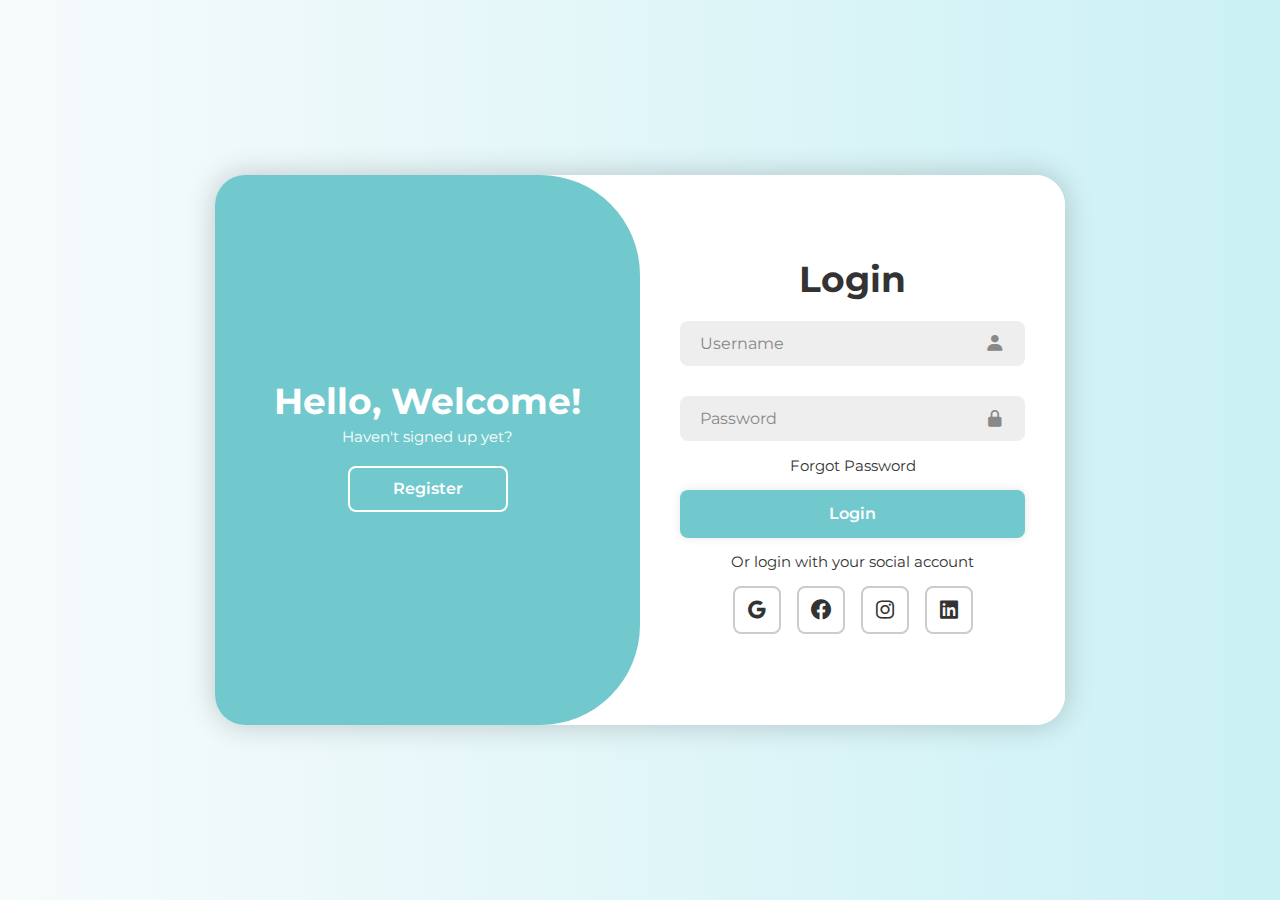
<file: Template-Form-Register-Login/Register-and-Login-Green-Teal-Theme/index.html>
<!DOCTYPE html>
<html lang="en">
<head>
    <meta charset="UTF-8">
    <meta name="viewport" content="width=device-width, initial-scale=1.0">
    <title>Login and Register Form | Green Teal Theme</title>
    <link href='https://unpkg.com/boxicons@2.1.4/css/boxicons.min.css' rel='stylesheet'>
    <link rel="stylesheet" href="style.css">
</head>

<body>

    <div class="container">
        <div class="form-box login">
            <form action="">
                <h1>Login</h1>
                <div class="input-box">
                    <input type="text" placeholder="Username" required>
                    <i class='bx bxs-user'></i>
                </div>
                <div class="input-box">
                    <input type="password" placeholder="Password" required>
                    <i class='bx bxs-lock-alt' ></i>
                </div>
                <div class="forgot-link">
                    <a href="#">Forgot Password</a>
                </div>
                <button type="submit" class="btn">Login</button>
                <p>Or login with your social account</p>
                <div class="social-icons">
                    <a href="#"><i class='bx bxl-google'></i></a>
                    <a href="#"><i class='bx bxl-facebook-circle'></i></a>
                    <a href="#"><i class='bx bxl-instagram'></i></a>
                    <a href="#"><i class='bx bxl-linkedin-square'></i></a>
                </div>
            </form>
        </div>

        <div class="form-box register">
            <form action="">
                <h1>Registration</h1>
                <div class="input-box">
                    <input type="text" placeholder="Username" required>
                    <i class='bx bxs-user'></i>
                </div>
                <div class="input-box">
                    <input type="email" placeholder="Email" required>
                    <i class='bx bxs-envelope' ></i>
                </div>
                <div class="input-box">
                    <input type="password" placeholder="Password" required>
                    <i class='bx bxs-lock-alt' ></i>
                </div>
                <button type="submit" class="btn">Register</button>
                <p>Or sign up using social media</p>
                <div class="social-icons">
                    <a href="#"><i class='bx bxl-google'></i></a>
                    <a href="#"><i class='bx bxl-facebook-circle'></i></a>
                    <a href="#"><i class='bx bxl-instagram'></i></a>
                    <a href="#"><i class='bx bxl-linkedin-square'></i></a>
                </div>
            </form>
        </div>

        <div class="toggle-box">
            <div class="toggle-panel toggle-left">
                <h1>Hello, Welcome!</h1>
                <p>Haven't signed up yet?</p>
                <button class="btn register-btn">Register</button>
            </div>
            <div class="toggle-panel toggle-right">
                <h1>Welcome Back!</h1>
                <p>Signed up already?</p>
                <button class="btn login-btn">Login</button>
            </div>
        </div>
    </div>

    <script src="script.js"></script>
</body>
</html>
</file>
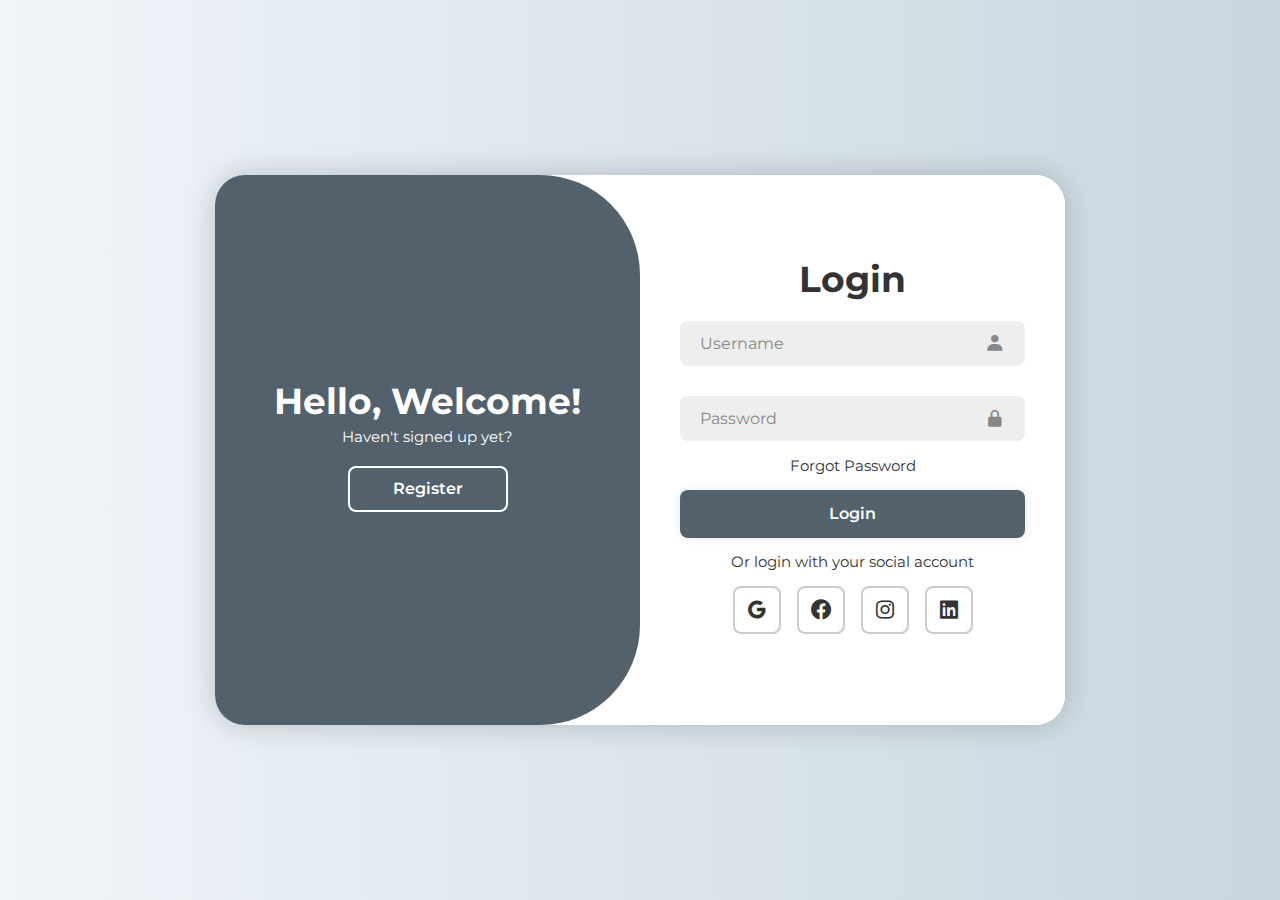
<file: Template-Form-Register-Login/Register-and-Login-Grey-Theme/index.html>
<!DOCTYPE html>
<html lang="en">
<head>
    <meta charset="UTF-8">
    <meta name="viewport" content="width=device-width, initial-scale=1.0">
    <title>Login and Register Form | Grey Theme</title>
    <link href='https://unpkg.com/boxicons@2.1.4/css/boxicons.min.css' rel='stylesheet'>
    <link rel="stylesheet" href="style.css">
</head>

<body>

    <div class="container">
        <div class="form-box login">
            <form action="">
                <h1>Login</h1>
                <div class="input-box">
                    <input type="text" placeholder="Username" required>
                    <i class='bx bxs-user'></i>
                </div>
                <div class="input-box">
                    <input type="password" placeholder="Password" required>
                    <i class='bx bxs-lock-alt' ></i>
                </div>
                <div class="forgot-link">
                    <a href="#">Forgot Password</a>
                </div>
                <button type="submit" class="btn">Login</button>
                <p>Or login with your social account</p>
                <div class="social-icons">
                    <a href="#"><i class='bx bxl-google'></i></a>
                    <a href="#"><i class='bx bxl-facebook-circle'></i></a>
                    <a href="#"><i class='bx bxl-instagram'></i></a>
                    <a href="#"><i class='bx bxl-linkedin-square'></i></a>
                </div>
            </form>
        </div>

        <div class="form-box register">
            <form action="">
                <h1>Registration</h1>
                <div class="input-box">
                    <input type="text" placeholder="Username" required>
                    <i class='bx bxs-user'></i>
                </div>
                <div class="input-box">
                    <input type="email" placeholder="Email" required>
                    <i class='bx bxs-envelope' ></i>
                </div>
                <div class="input-box">
                    <input type="password" placeholder="Password" required>
                    <i class='bx bxs-lock-alt' ></i>
                </div>
                <button type="submit" class="btn">Register</button>
                <p>Or sign up using social media</p>
                <div class="social-icons">
                    <a href="#"><i class='bx bxl-google'></i></a>
                    <a href="#"><i class='bx bxl-facebook-circle'></i></a>
                    <a href="#"><i class='bx bxl-instagram'></i></a>
                    <a href="#"><i class='bx bxl-linkedin-square'></i></a>
                </div>
            </form>
        </div>

        <div class="toggle-box">
            <div class="toggle-panel toggle-left">
                <h1>Hello, Welcome!</h1>
                <p>Haven't signed up yet?</p>
                <button class="btn register-btn">Register</button>
            </div>
            <div class="toggle-panel toggle-right">
                <h1>Welcome Back!</h1>
                <p>Signed up already?</p>
                <button class="btn login-btn">Login</button>
            </div>
        </div>
    </div>

    <script src="script.js"></script>
</body>
</html>
</file>
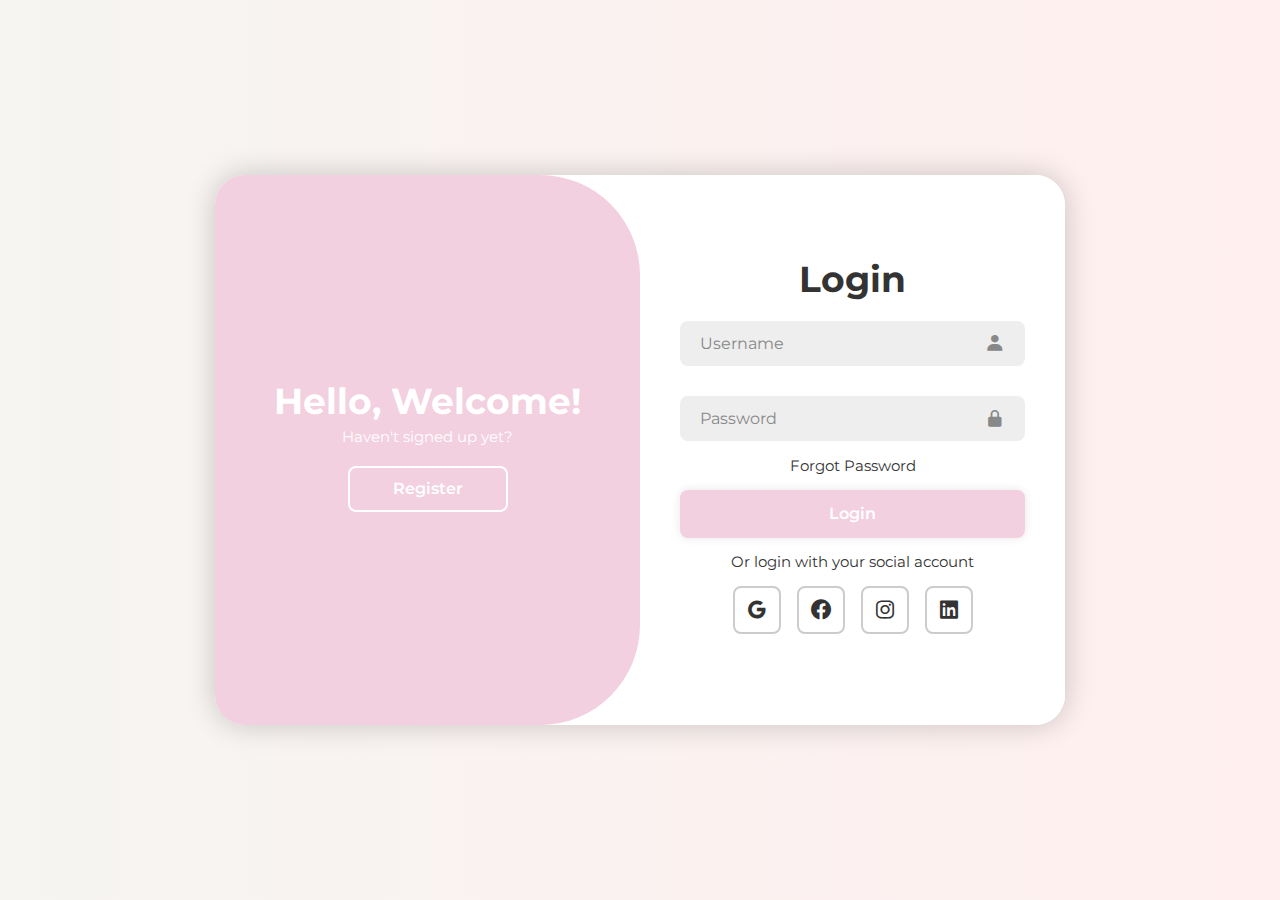
<file: Template-Form-Register-Login/Register-and-Login-Pink-Theme/index.html>
<!DOCTYPE html>
<html lang="en">
<head>
    <meta charset="UTF-8">
    <meta name="viewport" content="width=device-width, initial-scale=1.0">
    <title>Login and Register Form | Pink Theme</title>
    <link href='https://unpkg.com/boxicons@2.1.4/css/boxicons.min.css' rel='stylesheet'>
    <link rel="stylesheet" href="style.css">
</head>

<body>

    <div class="container">
        <div class="form-box login">
            <form action="">
                <h1>Login</h1>
                <div class="input-box">
                    <input type="text" placeholder="Username" required>
                    <i class='bx bxs-user'></i>
                </div>
                <div class="input-box">
                    <input type="password" placeholder="Password" required>
                    <i class='bx bxs-lock-alt' ></i>
                </div>
                <div class="forgot-link">
                    <a href="#">Forgot Password</a>
                </div>
                <button type="submit" class="btn">Login</button>
                <p>Or login with your social account</p>
                <div class="social-icons">
                    <a href="#"><i class='bx bxl-google'></i></a>
                    <a href="#"><i class='bx bxl-facebook-circle'></i></a>
                    <a href="#"><i class='bx bxl-instagram'></i></a>
                    <a href="#"><i class='bx bxl-linkedin-square'></i></a>
                </div>
            </form>
        </div>

        <div class="form-box register">
            <form action="">
                <h1>Registration</h1>
                <div class="input-box">
                    <input type="text" placeholder="Username" required>
                    <i class='bx bxs-user'></i>
                </div>
                <div class="input-box">
                    <input type="email" placeholder="Email" required>
                    <i class='bx bxs-envelope' ></i>
                </div>
                <div class="input-box">
                    <input type="password" placeholder="Password" required>
                    <i class='bx bxs-lock-alt' ></i>
                </div>
                <button type="submit" class="btn">Register</button>
                <p>Or sign up using social media</p>
                <div class="social-icons">
                    <a href="#"><i class='bx bxl-google'></i></a>
                    <a href="#"><i class='bx bxl-facebook-circle'></i></a>
                    <a href="#"><i class='bx bxl-instagram'></i></a>
                    <a href="#"><i class='bx bxl-linkedin-square'></i></a>
                </div>
            </form>
        </div>

        <div class="toggle-box">
            <div class="toggle-panel toggle-left">
                <h1>Hello, Welcome!</h1>
                <p>Haven't signed up yet?</p>
                <button class="btn register-btn">Register</button>
            </div>
            <div class="toggle-panel toggle-right">
                <h1>Welcome Back!</h1>
                <p>Signed up already?</p>
                <button class="btn login-btn">Login</button>
            </div>
        </div>
    </div>

    <script src="script.js"></script>
</body>
</html>
</file>
<file: Template-Form-Register-Login/Register-and-Login-Green-Teal-Theme/style.css>
@import url('https://fonts.googleapis.com/css2?family=Montserrat:ital,wght@0,100..900;1,100..900&display=swap');

* {
    margin: 0;
    padding: 0;
    box-sizing: border-box;
    font-family: 'Montserrat', sans-serif;
}

body {
    display: flex;
    justify-content: center;
    align-items: center;
    min-height: 100vh;
    background: linear-gradient(90deg, #f7fbfc, #cbf1f5);
}

.container{
    position: relative;
    width: 850px;
    height: 550px;
    background: #fff;
    border-radius: 30px;
    box-shadow: 0 0 30px rgba(0, 0, 0, .2);
    margin: 20px;
    overflow: hidden;
}

.form-box{
    position: absolute;
    right: 0;
    width: 50%;
    height: 100%;
    background: #fff;
    display: flex;
    align-items: center;
    color: #333;
    text-align: center;
    padding: 40px;
    z-index: 1;
    transition: .6s ease-in-out 1.2s, visibility 0s 1s;
}

.container.active .form-box{
    right: 50%;
}

.form-box.register{
    visibility: hidden;
}

.container.active .form-box.register{
    visibility: visible;
}

form{
    width: 100%;
}

.container h1{
    font-size: 36px;
    margin: -10px 0;
}

.input-box{
    position: relative;
    margin: 30px 0;
}

.input-box input{
    width: 100%;
    padding: 13px 50px 13px 20px;
    background: #eee;
    border-radius: 8px;
    border: none;
    outline: none;
    font-size: 16px;
    color: #333;
    font-weight: 500;
}

.input-box input::placeholder{
    color: #888;
    font-weight: 400;
}

.input-box i{
    position: absolute;
    top: 50%;
    right: 20px;
    transform: translateY(-50%);
    font-size: 20px;
    color: #888;
}

.forgot-link{
    margin: -15px 0 15px;
}

.forgot-link a{
    font-size: 14.5px;
    color: #333;
    text-decoration: none;
}

.btn{
    width: 100%;
    height: 48px;
    background: #71c9ce;
    border-radius: 8px;
    box-shadow: 0 0 10px rgba(0, 0, 0, .1);
    border: none;
    cursor: pointer;
    font-size: 16px;
    color: #fff;
    font-weight: 600;
}

.container p{
    font-size: 14.5px;
    margin: 15px 0;
}

.social-icons{
    display: flex;
    justify-content: center;
}

.social-icons a{
    display: inline-flex;
    padding: 10px;
    border: 2px solid #ccc;
    border-radius: 8px;
    font-size: 24px;
    color: #333;
    text-decoration: none;
    margin: 0 8px;
}

.toggle-box{
    position: absolute;
    width: 100%;
    height: 100%;
}

.toggle-box::before{
    content: '';
    position: absolute;
    left: -250%;
    width: 300%;
    height: 100%;
    background: #71c9ce;
    border-radius: 100px;
    z-index: 2;
    transition: 1.3s ease-in-out;
}

.container.active .toggle-box::before{
    left: 50%;
}

.toggle-panel{
    position: absolute;
    width: 50%;
    height: 100%;
    color: #fff;
    display: flex;
    flex-direction: column;
    justify-content: center;
    align-items: center;
    z-index: 2;
    transition: .6s ease-in-out;
}

.toggle-panel.toggle-left{
    left: 0%;
    transition-delay: 1.2s;
}

.container.active .toggle-panel.toggle-left{
    left: -50%;
    transition-delay: .6s;
}

.toggle-panel.toggle-right{
    right: -50%;
    transition-delay: .6s;
}

.container.active .toggle-panel.toggle-right{
    right: 0%;
    transition-delay: 1.2s;
}

.toggle-panel p{
    margin-bottom: 20px;
}

.toggle-panel .btn{
    width: 160px;
    height: 46px;
    background: transparent;
    border: 2px solid #fff;
    box-shadow: none;
}
</file>
<file: Template-Form-Register-Login/Register-and-Login-Grey-Theme/style.css>
@import url('https://fonts.googleapis.com/css2?family=Montserrat:ital,wght@0,100..900;1,100..900&display=swap');

* {
    margin: 0;
    padding: 0;
    box-sizing: border-box;
    font-family: 'Montserrat', sans-serif;
}

body {
    display: flex;
    justify-content: center;
    align-items: center;
    min-height: 100vh;
    background: linear-gradient(90deg, #f0f5f9, #c9d6df);
}

.container{
    position: relative;
    width: 850px;
    height: 550px;
    background: #fff;
    border-radius: 30px;
    box-shadow: 0 0 30px rgba(0, 0, 0, .2);
    margin: 20px;
    overflow: hidden;
}

.form-box{
    position: absolute;
    right: 0;
    width: 50%;
    height: 100%;
    background: #fff;
    display: flex;
    align-items: center;
    color: #333;
    text-align: center;
    padding: 40px;
    z-index: 1;
    transition: .6s ease-in-out 1.2s, visibility 0s 1s;
}

.container.active .form-box{
    right: 50%;
}

.form-box.register{
    visibility: hidden;
}

.container.active .form-box.register{
    visibility: visible;
}

form{
    width: 100%;
}

.container h1{
    font-size: 36px;
    margin: -10px 0;
}

.input-box{
    position: relative;
    margin: 30px 0;
}

.input-box input{
    width: 100%;
    padding: 13px 50px 13px 20px;
    background: #eee;
    border-radius: 8px;
    border: none;
    outline: none;
    font-size: 16px;
    color: #333;
    font-weight: 500;
}

.input-box input::placeholder{
    color: #888;
    font-weight: 400;
}

.input-box i{
    position: absolute;
    top: 50%;
    right: 20px;
    transform: translateY(-50%);
    font-size: 20px;
    color: #888;
}

.forgot-link{
    margin: -15px 0 15px;
}

.forgot-link a{
    font-size: 14.5px;
    color: #333;
    text-decoration: none;
}

.btn{
    width: 100%;
    height: 48px;
    background: #52616b;
    border-radius: 8px;
    box-shadow: 0 0 10px rgba(0, 0, 0, .1);
    border: none;
    cursor: pointer;
    font-size: 16px;
    color: #fff;
    font-weight: 600;
}

.container p{
    font-size: 14.5px;
    margin: 15px 0;
}

.social-icons{
    display: flex;
    justify-content: center;
}

.social-icons a{
    display: inline-flex;
    padding: 10px;
    border: 2px solid #ccc;
    border-radius: 8px;
    font-size: 24px;
    color: #333;
    text-decoration: none;
    margin: 0 8px;
}

.toggle-box{
    position: absolute;
    width: 100%;
    height: 100%;
}

.toggle-box::before{
    content: '';
    position: absolute;
    left: -250%;
    width: 300%;
    height: 100%;
    background: #52616b;
    border-radius: 100px;
    z-index: 2;
    transition: 1.3s ease-in-out;
}

.container.active .toggle-box::before{
    left: 50%;
}

.toggle-panel{
    position: absolute;
    width: 50%;
    height: 100%;
    color: #fff;
    display: flex;
    flex-direction: column;
    justify-content: center;
    align-items: center;
    z-index: 2;
    transition: .6s ease-in-out;
}

.toggle-panel.toggle-left{
    left: 0%;
    transition-delay: 1.2s;
}

.container.active .toggle-panel.toggle-left{
    left: -50%;
    transition-delay: .6s;
}

.toggle-panel.toggle-right{
    right: -50%;
    transition-delay: .6s;
}

.container.active .toggle-panel.toggle-right{
    right: 0%;
    transition-delay: 1.2s;
}

.toggle-panel p{
    margin-bottom: 20px;
}

.toggle-panel .btn{
    width: 160px;
    height: 46px;
    background: transparent;
    border: 2px solid #fff;
    box-shadow: none;
}
</file>
<file: Template-Form-Register-Login/Register-and-Login-Pink-Theme/style.css>
@import url('https://fonts.googleapis.com/css2?family=Montserrat:ital,wght@0,100..900;1,100..900&display=swap');

* {
    margin: 0;
    padding: 0;
    box-sizing: border-box;
    font-family: 'Montserrat', sans-serif;
}

body {
    display: flex;
    justify-content: center;
    align-items: center;
    min-height: 100vh;
    background: linear-gradient(90deg, #f6f5f2 , #ffefef);
}

.container{
    position: relative;
    width: 850px;
    height: 550px;
    background: #fff;
    border-radius: 30px;
    box-shadow: 0 0 30px rgba(0, 0, 0, .2);
    margin: 20px;
    overflow: hidden;
}

.form-box{
    position: absolute;
    right: 0;
    width: 50%;
    height: 100%;
    background: #fff;
    display: flex;
    align-items: center;
    color: #333;
    text-align: center;
    padding: 40px;
    z-index: 1;
    transition: .6s ease-in-out 1.2s, visibility 0s 1s;
}

.container.active .form-box{
    right: 50%;
}

.form-box.register{
    visibility: hidden;
}

.container.active .form-box.register{
    visibility: visible;
}

form{
    width: 100%;
}

.container h1{
    font-size: 36px;
    margin: -10px 0;
}

.input-box{
    position: relative;
    margin: 30px 0;
}

.input-box input{
    width: 100%;
    padding: 13px 50px 13px 20px;
    background: #eee;
    border-radius: 8px;
    border: none;
    outline: none;
    font-size: 16px;
    color: #333;
    font-weight: 500;
}

.input-box input::placeholder{
    color: #888;
    font-weight: 400;
}

.input-box i{
    position: absolute;
    top: 50%;
    right: 20px;
    transform: translateY(-50%);
    font-size: 20px;
    color: #888;
}

.forgot-link{
    margin: -15px 0 15px;
}

.forgot-link a{
    font-size: 14.5px;
    color: #333;
    text-decoration: none;
}

.btn{
    width: 100%;
    height: 48px;
    background: #f3d0df;
    border-radius: 8px;
    box-shadow: 0 0 10px rgba(0, 0, 0, .1);
    border: none;
    cursor: pointer;
    font-size: 16px;
    color: #fff;
    font-weight: 600;
}

.container p{
    font-size: 14.5px;
    margin: 15px 0;
}

.social-icons{
    display: flex;
    justify-content: center;
}

.social-icons a{
    display: inline-flex;
    padding: 10px;
    border: 2px solid #ccc;
    border-radius: 8px;
    font-size: 24px;
    color: #333;
    text-decoration: none;
    margin: 0 8px;
}

.toggle-box{
    position: absolute;
    width: 100%;
    height: 100%;
}

.toggle-box::before{
    content: '';
    position: absolute;
    left: -250%;
    width: 300%;
    height: 100%;
    background: #f3d0df;
    border-radius: 100px;
    z-index: 2;
    transition: 1.3s ease-in-out;
}

.container.active .toggle-box::before{
    left: 50%;
}

.toggle-panel{
    position: absolute;
    width: 50%;
    height: 100%;
    color: #fff;
    display: flex;
    flex-direction: column;
    justify-content: center;
    align-items: center;
    z-index: 2;
    transition: .6s ease-in-out;
}

.toggle-panel.toggle-left{
    left: 0%;
    transition-delay: 1.2s;
}

.container.active .toggle-panel.toggle-left{
    left: -50%;
    transition-delay: .6s;
}

.toggle-panel.toggle-right{
    right: -50%;
    transition-delay: .6s;
}

.container.active .toggle-panel.toggle-right{
    right: 0%;
    transition-delay: 1.2s;
}

.toggle-panel p{
    margin-bottom: 20px;
}

.toggle-panel .btn{
    width: 160px;
    height: 46px;
    background: transparent;
    border: 2px solid #fff;
    box-shadow: none;
}
</file>
